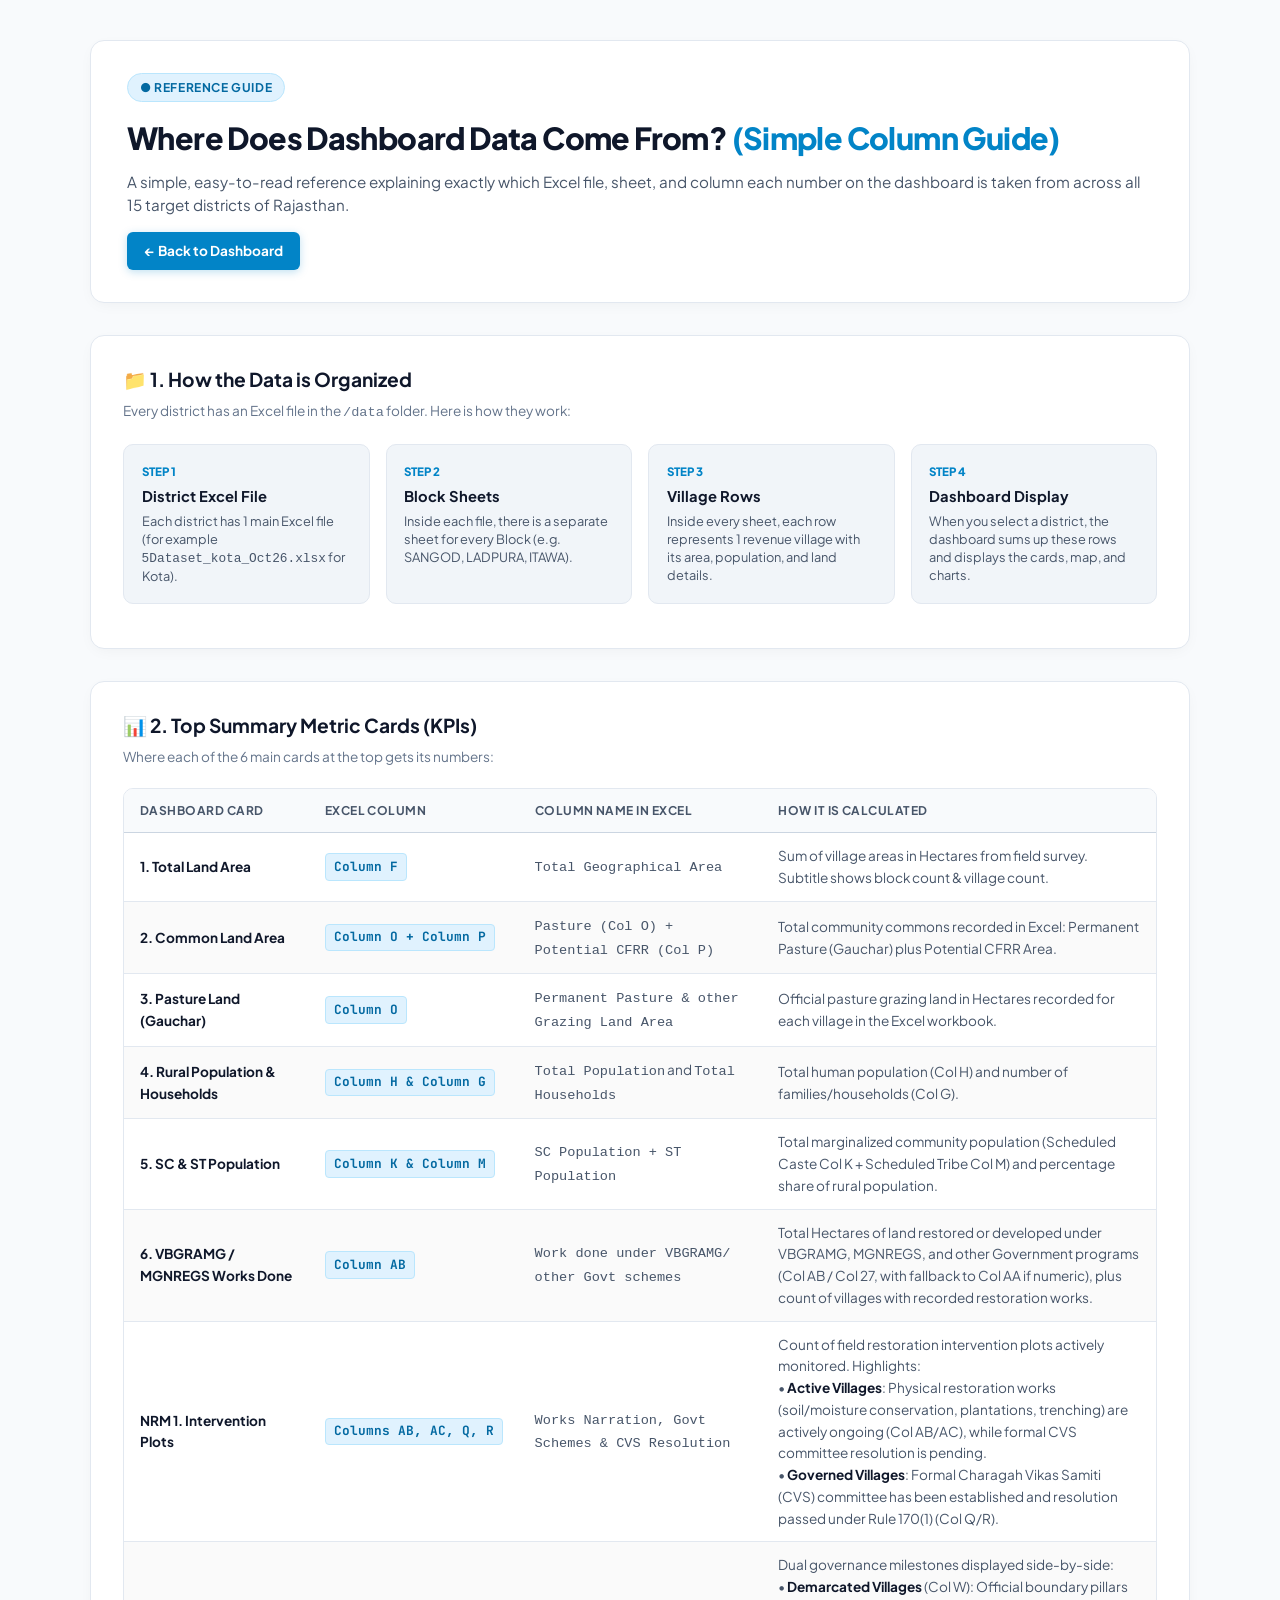
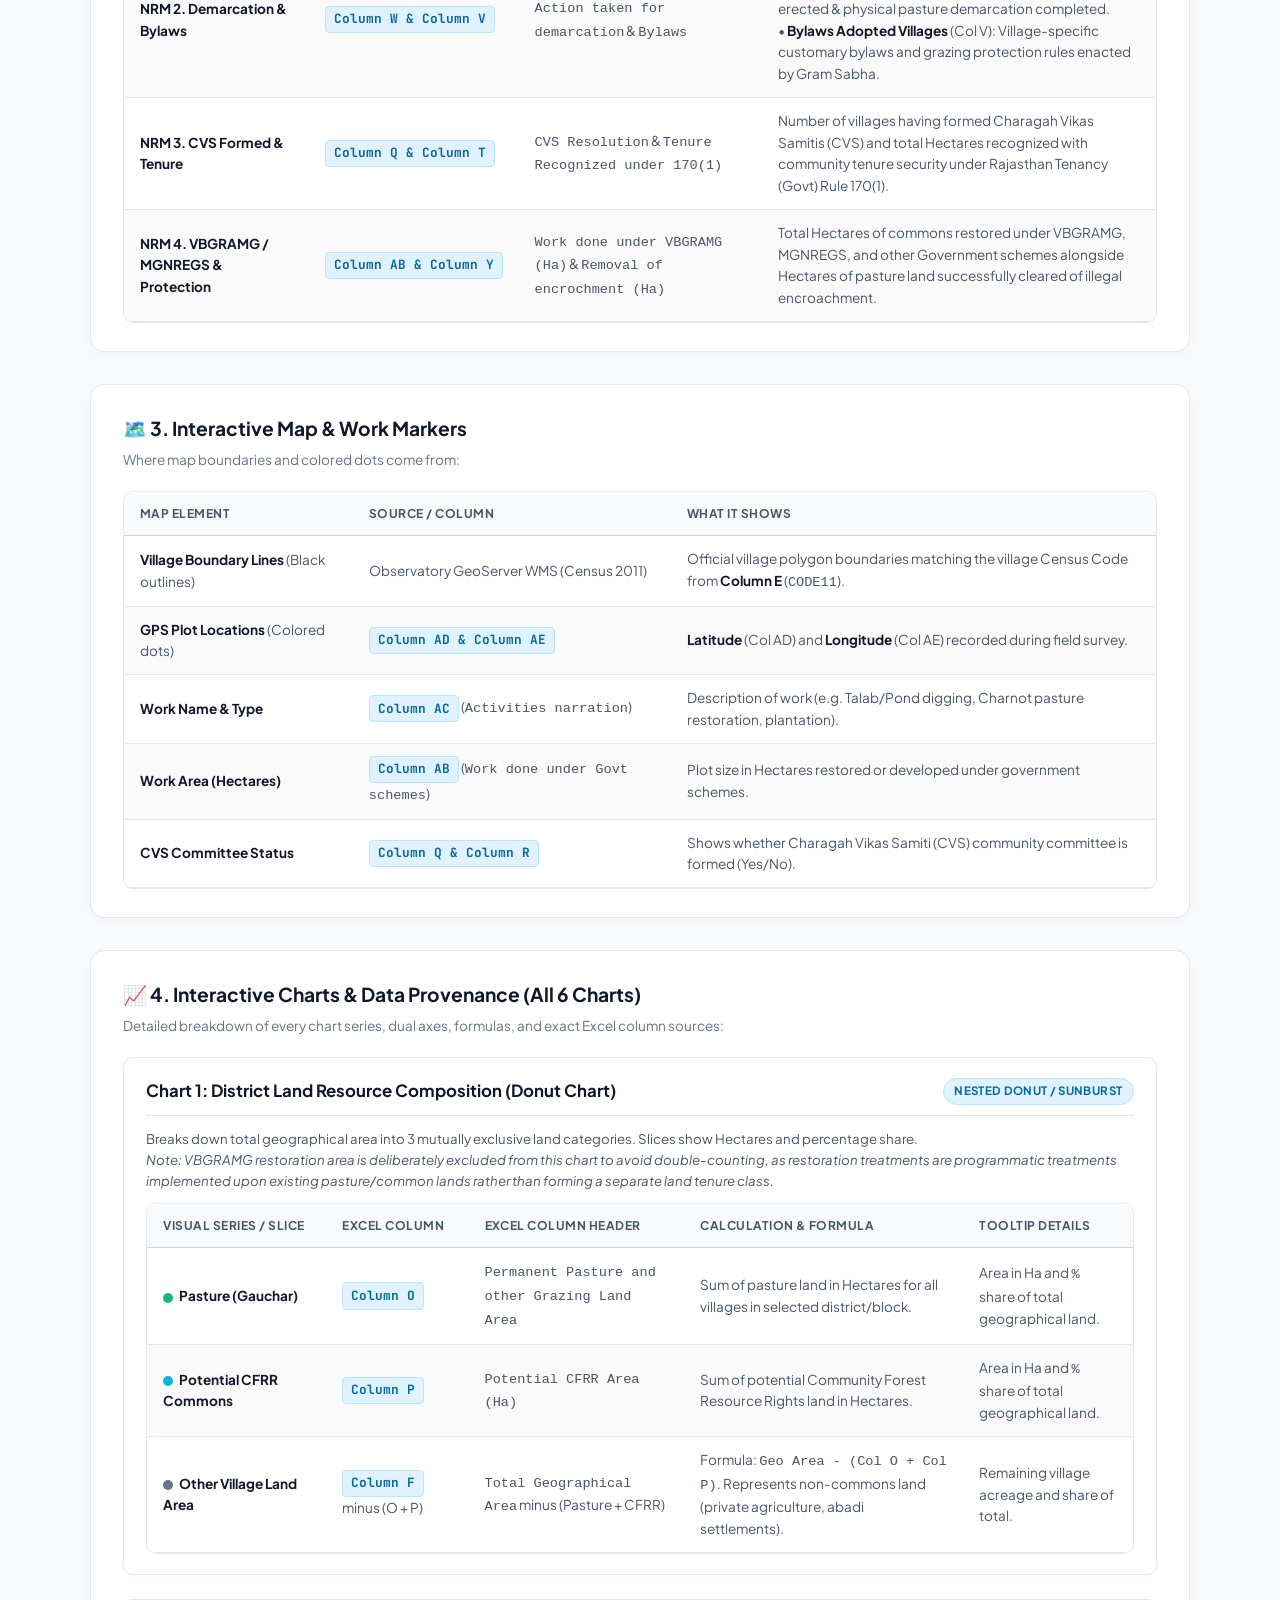
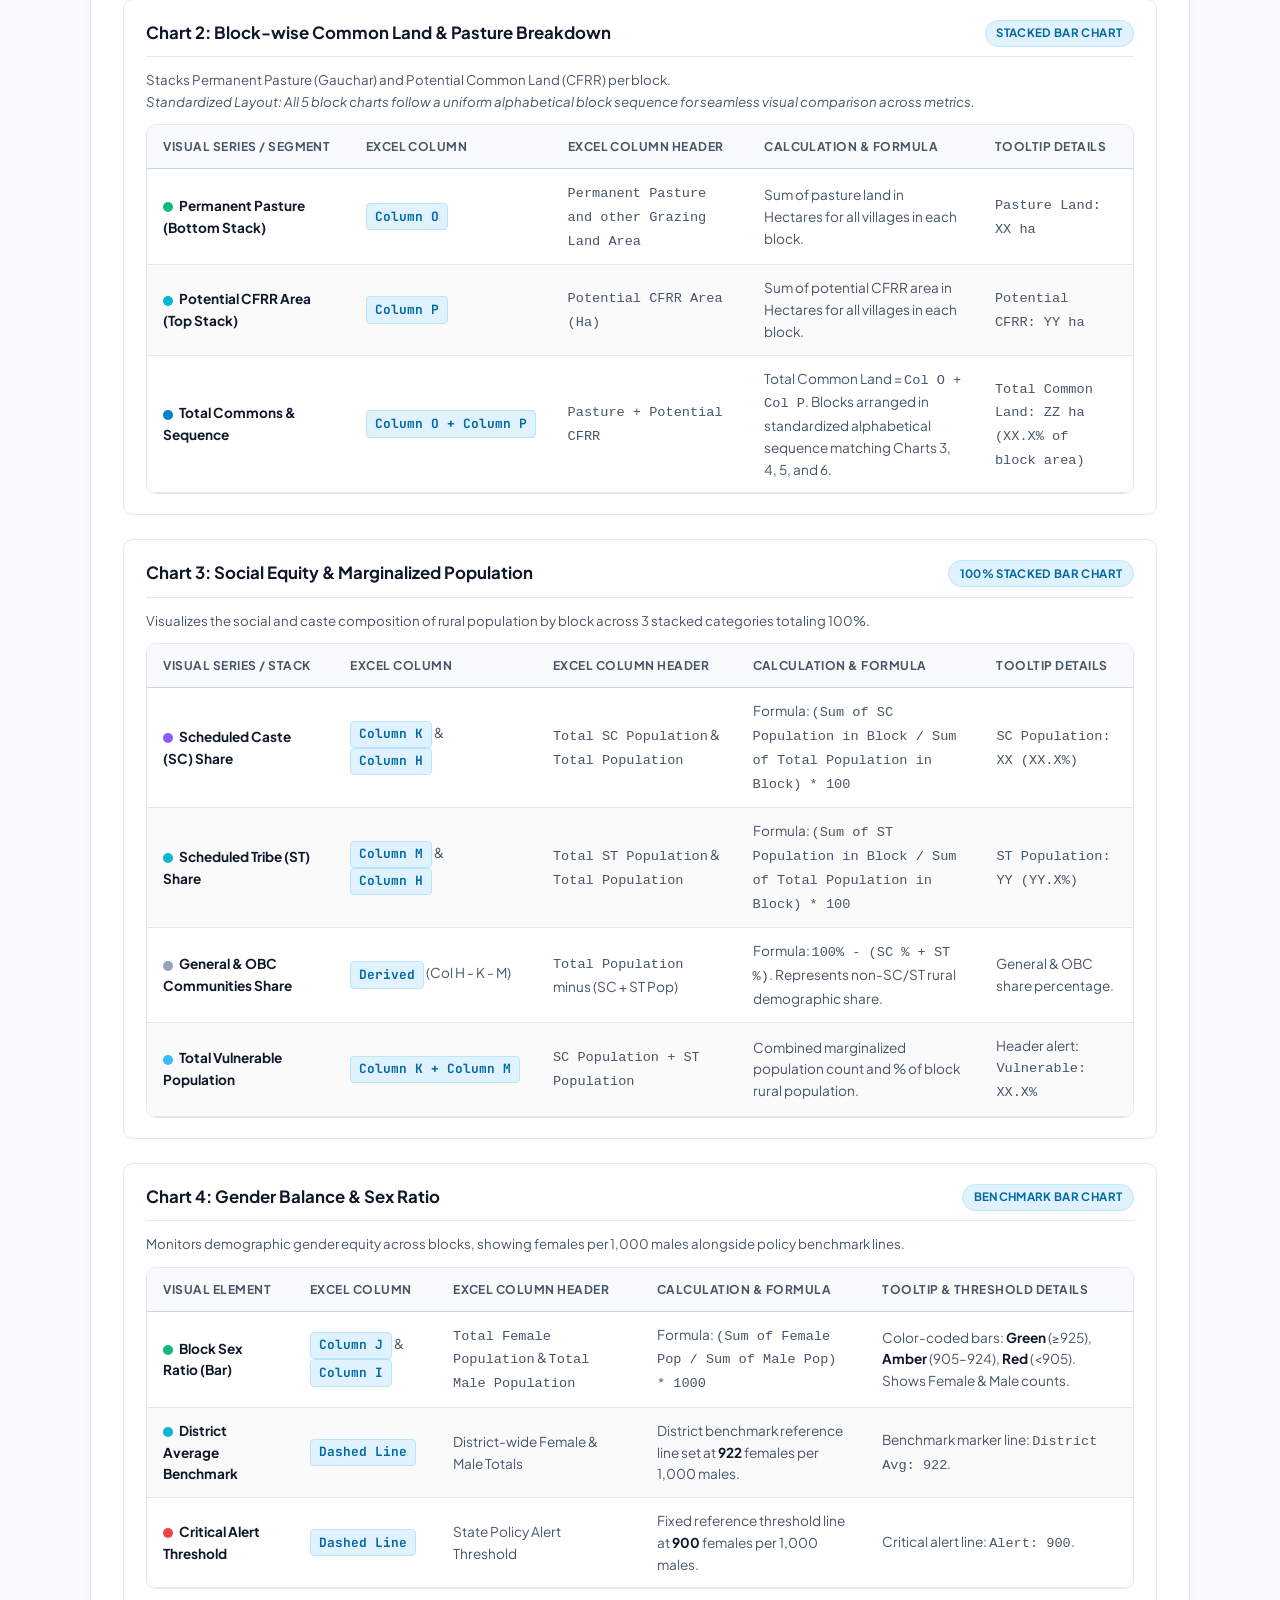
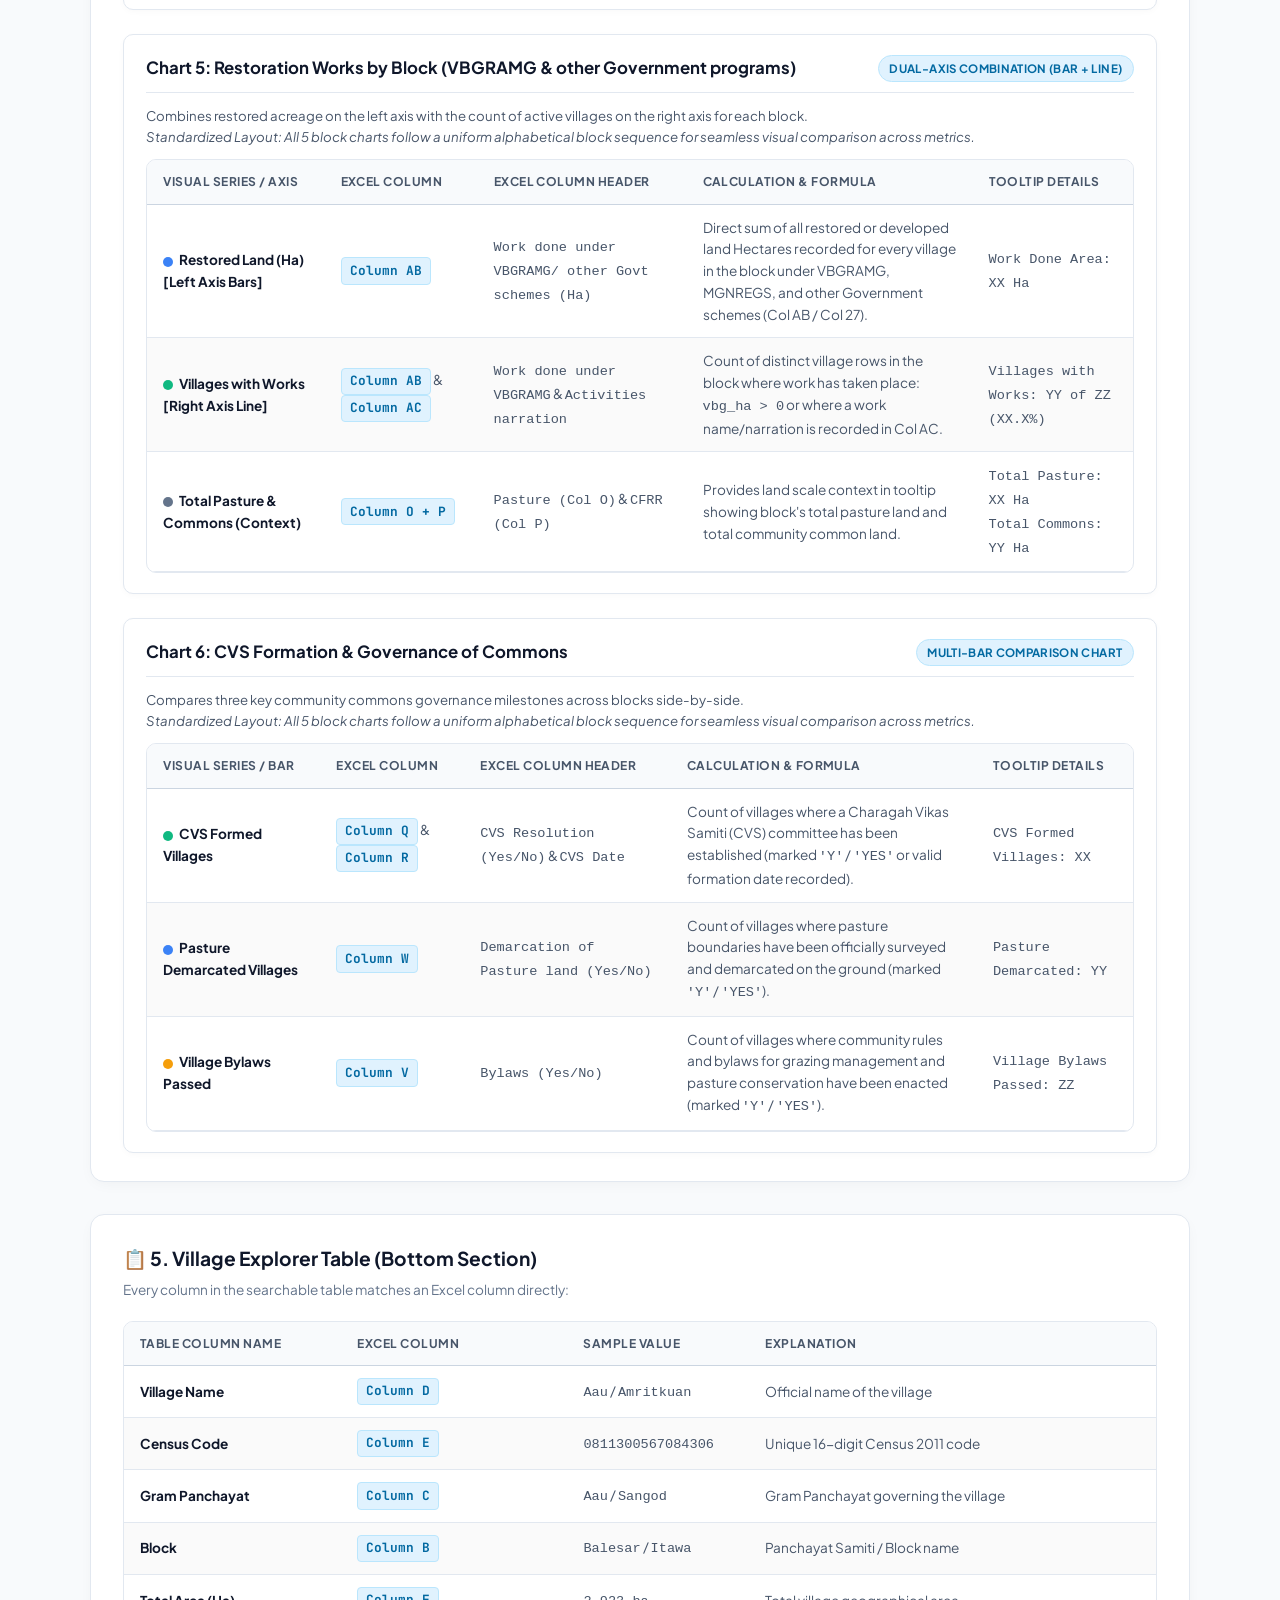
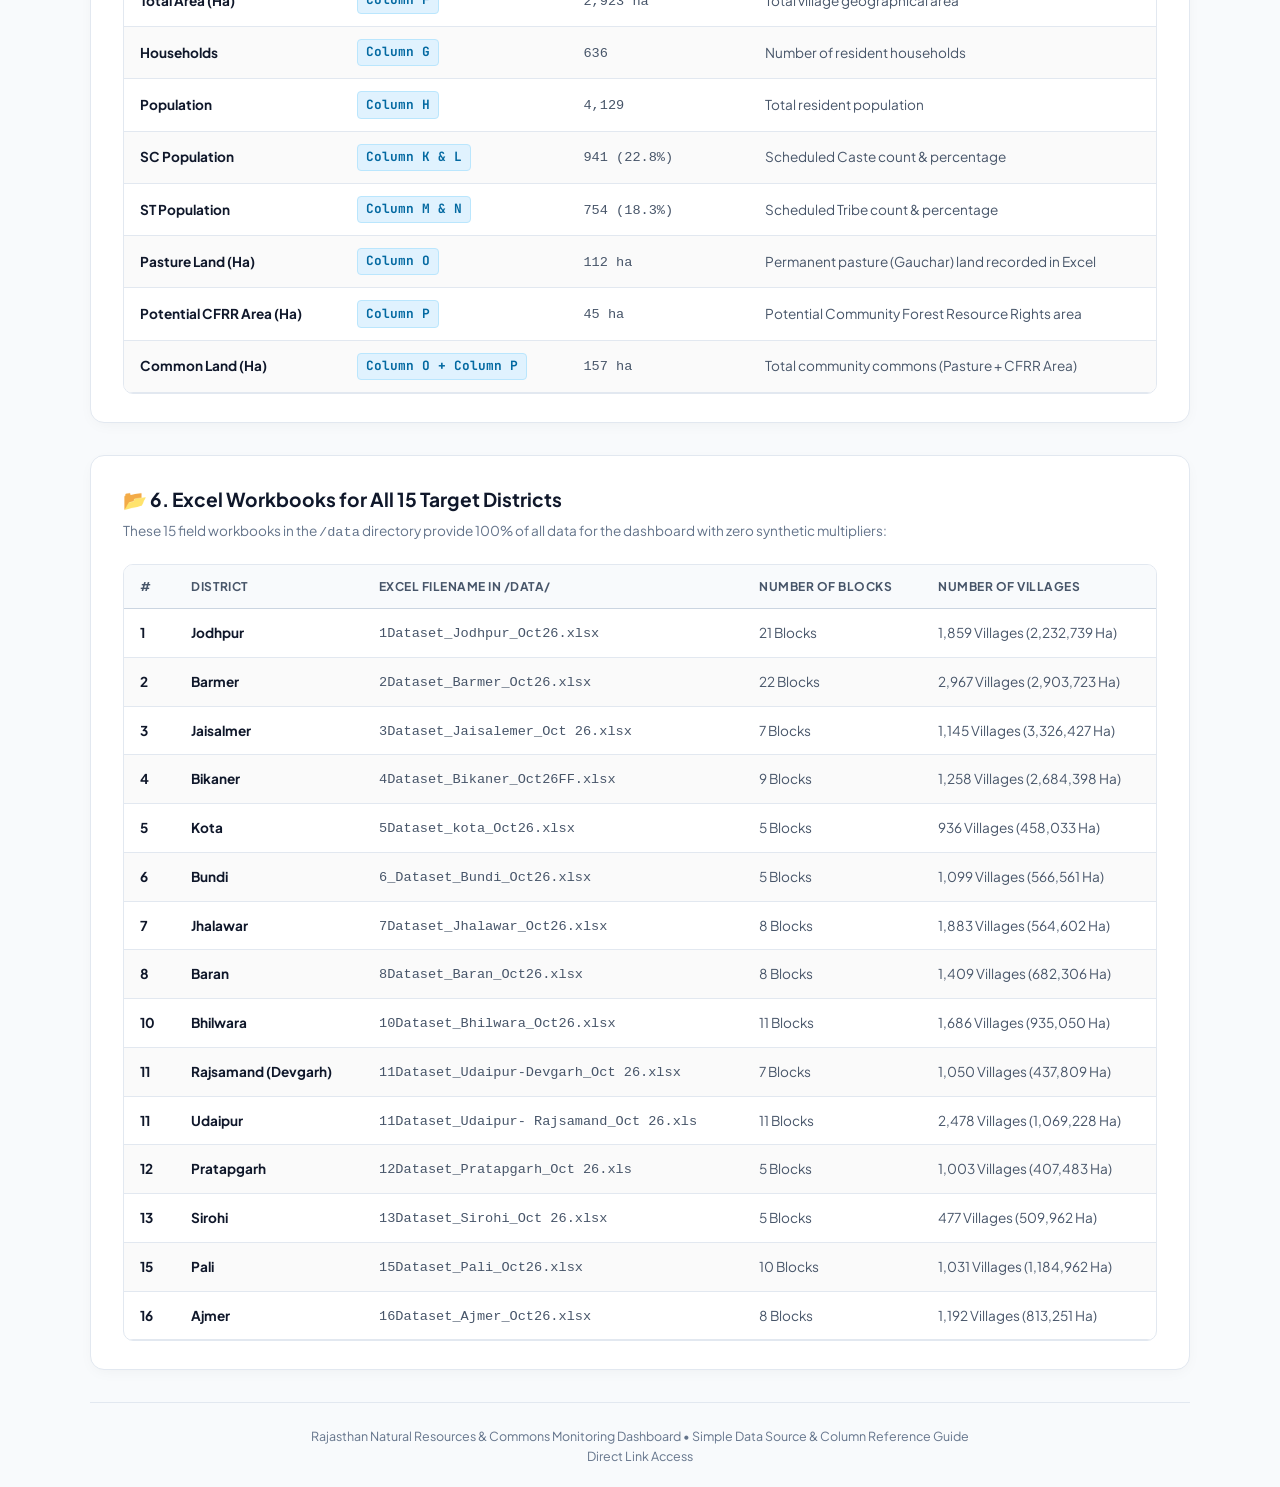
<file: data-dictionary.html>
<!DOCTYPE html>
<html lang="en" data-theme="light">
<head>
  <meta charset="UTF-8">
  <meta name="viewport" content="width=device-width, initial-scale=1.0">
  <title>Dashboard Data Sources & Column Reference Guide</title>
  <meta name="description" content="Simple and clear reference guide explaining which Excel file and column every dashboard number, map marker, and chart comes from.">
  <link rel="preconnect" href="https://fonts.googleapis.com">
  <link rel="preconnect" href="https://fonts.gstatic.com" crossorigin>
  <link href="https://fonts.googleapis.com/css2?family=Plus+Jakarta+Sans:wght@400;500;600;700;800&family=JetBrains+Mono:wght@500;600;700&display=swap" rel="stylesheet">
  <style>
    :root {
      --bg-base: #f8fafc;
      --bg-surface: #ffffff;
      --bg-card: #ffffff;
      --bg-card-alt: #f1f5f9;
      --border-subtle: #e2e8f0;
      --border-medium: #cbd5e1;
      --text-primary: #0f172a;
      --text-secondary: #475569;
      --text-muted: #64748b;
      --accent-primary: #0284c7;
      --accent-emerald: #059669;
      --accent-amber: #d97706;
      --accent-purple: #7c3aed;
      --accent-blue: #2563eb;
      --radius-sm: 6px;
      --radius-md: 10px;
      --radius-lg: 14px;
      --font-sans: 'Plus Jakarta Sans', -apple-system, BlinkMacSystemFont, "Segoe UI", Roboto, sans-serif;
      --font-mono: 'JetBrains Mono', monospace;
    }

    * {
      box-sizing: border-box;
      margin: 0;
      padding: 0;
    }

    body {
      font-family: var(--font-sans);
      background-color: var(--bg-base);
      color: var(--text-primary);
      line-height: 1.6;
      padding: 2.5rem 1.5rem 5rem 1.5rem;
    }

    .container {
      max-width: 1100px;
      margin: 0 auto;
    }

    /* Header */
    .header-box {
      background: #ffffff;
      border: 1px solid var(--border-subtle);
      border-radius: var(--radius-lg);
      padding: 2rem 2.25rem;
      margin-bottom: 2rem;
      box-shadow: 0 4px 16px -4px rgba(15, 23, 42, 0.05);
    }

    .badge-pill {
      display: inline-flex;
      align-items: center;
      gap: 0.4rem;
      font-size: 0.75rem;
      font-weight: 700;
      letter-spacing: 0.05em;
      text-transform: uppercase;
      padding: 0.25rem 0.75rem;
      border-radius: 9999px;
      background: #e0f2fe;
      color: #0369a1;
      border: 1px solid #bae6fd;
      margin-bottom: 0.75rem;
    }

    h1 {
      font-size: 1.9rem;
      font-weight: 800;
      color: var(--text-primary);
      margin-bottom: 0.5rem;
      letter-spacing: -0.02em;
    }

    h1 span {
      color: var(--accent-primary);
    }

    .header-desc {
      font-size: 0.95rem;
      color: var(--text-secondary);
      line-height: 1.5;
    }

    /* Cards */
    .card {
      background: var(--bg-surface);
      border: 1px solid var(--border-subtle);
      border-radius: var(--radius-lg);
      padding: 1.75rem 2rem;
      margin-bottom: 2rem;
      box-shadow: 0 4px 16px -4px rgba(15, 23, 42, 0.05);
    }

    .card-title {
      font-size: 1.2rem;
      font-weight: 700;
      color: var(--text-primary);
      margin-bottom: 0.35rem;
      display: flex;
      align-items: center;
      gap: 0.5rem;
    }

    .card-subtitle {
      font-size: 0.85rem;
      color: var(--text-muted);
      margin-bottom: 1.25rem;
    }

    /* Summary Flow */
    .summary-grid {
      display: grid;
      grid-template-columns: repeat(auto-fit, minmax(220px, 1fr));
      gap: 1rem;
      margin-bottom: 1rem;
    }

    .summary-box {
      background: var(--bg-card-alt);
      border: 1px solid var(--border-subtle);
      border-radius: var(--radius-md);
      padding: 1.1rem;
    }

    .summary-box .step-num {
      font-size: 0.72rem;
      font-weight: 800;
      color: var(--accent-primary);
      text-transform: uppercase;
      margin-bottom: 0.25rem;
    }

    .summary-box h4 {
      font-size: 0.92rem;
      font-weight: 700;
      color: var(--text-primary);
      margin-bottom: 0.25rem;
    }

    .summary-box p {
      font-size: 0.8rem;
      color: var(--text-secondary);
      line-height: 1.4;
    }

    /* Tables */
    .table-wrap {
      overflow-x: auto;
      border: 1px solid var(--border-subtle);
      border-radius: var(--radius-md);
      background: #ffffff;
      margin-top: 0.75rem;
    }

    table {
      width: 100%;
      border-collapse: collapse;
      font-size: 0.85rem;
      text-align: left;
    }

    thead th {
      background: #f8fafc;
      color: var(--text-secondary);
      font-weight: 700;
      font-size: 0.75rem;
      text-transform: uppercase;
      letter-spacing: 0.04em;
      padding: 0.75rem 1rem;
      border-bottom: 1px solid var(--border-medium);
      white-space: nowrap;
    }

    tbody tr {
      border-bottom: 1px solid var(--border-subtle);
    }

    tbody tr:nth-child(even) {
      background: #fafafa;
    }

    tbody tr:hover {
      background: #f1f5f9;
    }

    tbody td {
      padding: 0.75rem 1rem;
      color: var(--text-secondary);
      vertical-align: middle;
    }

    tbody td strong {
      color: var(--text-primary);
    }

    /* Tags */
    .col-badge {
      font-family: var(--font-mono);
      font-size: 0.8rem;
      font-weight: 700;
      color: #0369a1;
      background: #e0f2fe;
      border: 1px solid #bae6fd;
      padding: 0.15rem 0.5rem;
      border-radius: 4px;
      display: inline-block;
      white-space: nowrap;
    }

    .tag {
      font-size: 0.72rem;
      font-weight: 600;
      padding: 0.15rem 0.5rem;
      border-radius: 4px;
      display: inline-block;
      white-space: nowrap;
    }

    .tag-blue { background: #dbeafe; color: #1e40af; }
    .tag-green { background: #d1fae5; color: #065f46; }
    .tag-amber { background: #fef3c7; color: #92400e; }
    .tag-purple { background: #f3e8ff; color: #6b21a8; }

    /* Formula item */
    .calc-row {
      background: #f8fafc;
      border-left: 4px solid var(--accent-primary);
      padding: 0.85rem 1.15rem;
      border-radius: 4px;
      margin-bottom: 0.75rem;
      font-size: 0.85rem;
    }

    .calc-row strong {
      color: var(--text-primary);
    }

    .calc-formula {
      font-family: var(--font-mono);
      color: #0369a1;
      font-size: 0.82rem;
      margin-top: 0.2rem;
    }

    /* Chart Breakdown Blocks */
    .chart-block {
      background: #ffffff;
      border: 1px solid var(--border-subtle);
      border-radius: var(--radius-md);
      padding: 1.25rem 1.4rem;
      margin-bottom: 1.5rem;
      box-shadow: 0 2px 8px -2px rgba(15, 23, 42, 0.04);
    }

    .chart-block:last-child {
      margin-bottom: 0;
    }

    .chart-block-header {
      display: flex;
      flex-wrap: wrap;
      align-items: center;
      justify-content: space-between;
      gap: 0.5rem;
      margin-bottom: 0.75rem;
      padding-bottom: 0.6rem;
      border-bottom: 1px solid var(--border-subtle);
    }

    .chart-block-title {
      font-size: 1.05rem;
      font-weight: 700;
      color: var(--text-primary);
      display: flex;
      align-items: center;
      gap: 0.5rem;
    }

    .chart-type-badge {
      font-size: 0.72rem;
      font-weight: 700;
      text-transform: uppercase;
      padding: 0.2rem 0.65rem;
      border-radius: 9999px;
      background: #e0f2fe;
      color: #0369a1;
      border: 1px solid #bae6fd;
      letter-spacing: 0.03em;
    }

    .series-dot {
      display: inline-block;
      width: 10px;
      height: 10px;
      border-radius: 50%;
      margin-right: 6px;
      vertical-align: middle;
    }

    footer {
      text-align: center;
      font-size: 0.78rem;
      color: var(--text-muted);
      margin-top: 2rem;
      padding-top: 1.5rem;
      border-top: 1px solid var(--border-subtle);
    }
  </style>
</head>
<body>

  <div class="container">

    <!-- Header -->
    <header class="header-box">
      <div style="display:flex;justify-content:space-between;align-items:flex-start;flex-wrap:wrap;gap:1rem;">
        <div>
          <div class="badge-pill">● Reference Guide</div>
          <h1>Where Does Dashboard Data Come From? <span>(Simple Column Guide)</span></h1>
          <p class="header-desc">
            A simple, easy-to-read reference explaining exactly which Excel file, sheet, and column each number on the dashboard is taken from across all 15 target districts of Rajasthan.
          </p>
        </div>
        <div>
          <a href="index.html" style="display:inline-flex;align-items:center;gap:0.4rem;padding:0.5rem 1.1rem;background:#0284c7;color:#ffffff;border-radius:6px;text-decoration:none;font-weight:700;font-size:0.85rem;box-shadow:0 2px 8px rgba(2,132,199,0.25);transition:all 0.2s;">
            ← Back to Dashboard
          </a>
        </div>
      </div>
    </header>

    <!-- SECTION 1: The Basics -->
    <div class="card">
      <h2 class="card-title">📁 1. How the Data is Organized</h2>
      <p class="card-subtitle">Every district has an Excel file in the <code>/data</code> folder. Here is how they work:</p>

      <div class="summary-grid">
        <div class="summary-box">
          <div class="step-num">Step 1</div>
          <h4>District Excel File</h4>
          <p>Each district has 1 main Excel file (for example <code>5Dataset_kota_Oct26.xlsx</code> for Kota).</p>
        </div>
        <div class="summary-box">
          <div class="step-num">Step 2</div>
          <h4>Block Sheets</h4>
          <p>Inside each file, there is a separate sheet for every Block (e.g. SANGOD, LADPURA, ITAWA).</p>
        </div>
        <div class="summary-box">
          <div class="step-num">Step 3</div>
          <h4>Village Rows</h4>
          <p>Inside every sheet, each row represents 1 revenue village with its area, population, and land details.</p>
        </div>
        <div class="summary-box">
          <div class="step-num">Step 4</div>
          <h4>Dashboard Display</h4>
          <p>When you select a district, the dashboard sums up these rows and displays the cards, map, and charts.</p>
        </div>
      </div>
    </div>

    <!-- SECTION 2: Top KPI Summary Cards -->
    <div class="card">
      <h2 class="card-title">📊 2. Top Summary Metric Cards (KPIs)</h2>
      <p class="card-subtitle">Where each of the 6 main cards at the top gets its numbers:</p>

      <div class="table-wrap">
        <table>
          <thead>
            <tr>
              <th>Dashboard Card</th>
              <th>Excel Column</th>
              <th>Column Name in Excel</th>
              <th>How it is Calculated</th>
            </tr>
          </thead>
          <tbody>
            <tr>
              <td><strong>1. Total Land Area</strong></td>
              <td><span class="col-badge">Column F</span></td>
              <td><code>Total Geographical Area</code></td>
              <td>Sum of village areas in Hectares from field survey. Subtitle shows block count & village count.</td>
            </tr>
            <tr>
              <td><strong>2. Common Land Area</strong></td>
              <td><span class="col-badge">Column O + Column P</span></td>
              <td><code>Pasture (Col O) + Potential CFRR (Col P)</code></td>
              <td>Total community commons recorded in Excel: Permanent Pasture (Gauchar) plus Potential CFRR Area.</td>
            </tr>
            <tr>
              <td><strong>3. Pasture Land (Gauchar)</strong></td>
              <td><span class="col-badge">Column O</span></td>
              <td><code>Permanent Pasture & other Grazing Land Area</code></td>
              <td>Official pasture grazing land in Hectares recorded for each village in the Excel workbook.</td>
            </tr>
            <tr>
              <td><strong>4. Rural Population & Households</strong></td>
              <td><span class="col-badge">Column H & Column G</span></td>
              <td><code>Total Population</code> and <code>Total Households</code></td>
              <td>Total human population (Col H) and number of families/households (Col G).</td>
            </tr>
            <tr>
              <td><strong>5. SC & ST Population</strong></td>
              <td><span class="col-badge">Column K & Column M</span></td>
              <td><code>SC Population + ST Population</code></td>
              <td>Total marginalized community population (Scheduled Caste Col K + Scheduled Tribe Col M) and percentage share of rural population.</td>
            </tr>
            <tr>
              <td><strong>6. VBGRAMG / MGNREGS Works Done</strong></td>
              <td><span class="col-badge">Column AB</span></td>
              <td><code>Work done under VBGRAMG/ other Govt schemes</code></td>
              <td>Total Hectares of land restored or developed under VBGRAMG, MGNREGS, and other Government programs (Col AB / Col 27, with fallback to Col AA if numeric), plus count of villages with recorded restoration works.</td>
            </tr>
            <tr>
              <td><strong>NRM 1. Intervention Plots</strong></td>
              <td><span class="col-badge">Columns AB, AC, Q, R</span></td>
              <td><code>Works Narration, Govt Schemes & CVS Resolution</code></td>
              <td>
                Count of field restoration intervention plots actively monitored. Highlights:
                <br>• <strong>Active Villages</strong>: Physical restoration works (soil/moisture conservation, plantations, trenching) are actively ongoing (Col AB/AC), while formal CVS committee resolution is pending.
                <br>• <strong>Governed Villages</strong>: Formal Charagah Vikas Samiti (CVS) committee has been established and resolution passed under Rule 170(1) (Col Q/R).
              </td>
            </tr>
            <tr>
              <td><strong>NRM 2. Demarcation & Bylaws</strong></td>
              <td><span class="col-badge">Column W & Column V</span></td>
              <td><code>Action taken for demarcation</code> & <code>Bylaws</code></td>
              <td>
                Dual governance milestones displayed side-by-side:
                <br>• <strong>Demarcated Villages</strong> (Col W): Official boundary pillars erected & physical pasture demarcation completed.
                <br>• <strong>Bylaws Adopted Villages</strong> (Col V): Village-specific customary bylaws and grazing protection rules enacted by Gram Sabha.
              </td>
            </tr>
            <tr>
              <td><strong>NRM 3. CVS Formed & Tenure</strong></td>
              <td><span class="col-badge">Column Q & Column T</span></td>
              <td><code>CVS Resolution</code> & <code>Tenure Recognized under 170(1)</code></td>
              <td>Number of villages having formed Charagah Vikas Samitis (CVS) and total Hectares recognized with community tenure security under Rajasthan Tenancy (Govt) Rule 170(1).</td>
            </tr>
            <tr>
              <td><strong>NRM 4. VBGRAMG / MGNREGS & Protection</strong></td>
              <td><span class="col-badge">Column AB & Column Y</span></td>
              <td><code>Work done under VBGRAMG (Ha)</code> & <code>Removal of encrochment (Ha)</code></td>
              <td>Total Hectares of commons restored under VBGRAMG, MGNREGS, and other Government schemes alongside Hectares of pasture land successfully cleared of illegal encroachment.</td>
            </tr>
          </tbody>
        </table>
      </div>
    </div>

    <!-- SECTION 3: Interactive Map -->
    <div class="card">
      <h2 class="card-title">🗺️ 3. Interactive Map & Work Markers</h2>
      <p class="card-subtitle">Where map boundaries and colored dots come from:</p>

      <div class="table-wrap">
        <table>
          <thead>
            <tr>
              <th>Map Element</th>
              <th>Source / Column</th>
              <th>What it Shows</th>
            </tr>
          </thead>
          <tbody>
            <tr>
              <td><strong>Village Boundary Lines</strong> (Black outlines)</td>
              <td>Observatory GeoServer WMS (Census 2011)</td>
              <td>Official village polygon boundaries matching the village Census Code from <strong>Column E</strong> (<code>CODE11</code>).</td>
            </tr>
            <tr>
              <td><strong>GPS Plot Locations</strong> (Colored dots)</td>
              <td><span class="col-badge">Column AD & Column AE</span></td>
              <td><strong>Latitude</strong> (Col AD) and <strong>Longitude</strong> (Col AE) recorded during field survey.</td>
            </tr>
            <tr>
              <td><strong>Work Name & Type</strong></td>
              <td><span class="col-badge">Column AC</span> (<code>Activities narration</code>)</td>
              <td>Description of work (e.g. Talab/Pond digging, Charnot pasture restoration, plantation).</td>
            </tr>
            <tr>
              <td><strong>Work Area (Hectares)</strong></td>
              <td><span class="col-badge">Column AB</span> (<code>Work done under Govt schemes</code>)</td>
              <td>Plot size in Hectares restored or developed under government schemes.</td>
            </tr>
            <tr>
              <td><strong>CVS Committee Status</strong></td>
              <td><span class="col-badge">Column Q & Column R</span></td>
              <td>Shows whether Charagah Vikas Samiti (CVS) community committee is formed (Yes/No).</td>
            </tr>
          </tbody>
        </table>
      </div>
    </div>

    <!-- SECTION 4: Interactive Charts & Analytical Visualizations -->
    <div class="card">
      <h2 class="card-title">📈 4. Interactive Charts & Data Provenance (All 6 Charts)</h2>
      <p class="card-subtitle">Detailed breakdown of every chart series, dual axes, formulas, and exact Excel column sources:</p>

      <!-- 1. District Land Resource Composition -->
      <div class="chart-block">
        <div class="chart-block-header">
          <div class="chart-block-title">
            <span>Chart 1: District Land Resource Composition (Donut Chart)</span>
          </div>
          <span class="chart-type-badge">Nested Donut / Sunburst</span>
        </div>
        <p style="font-size:0.83rem;color:var(--text-secondary);margin-bottom:0.75rem;">
          Breaks down total geographical area into 3 mutually exclusive land categories. Slices show Hectares and percentage share.
          <br><em>Note: VBGRAMG restoration area is deliberately excluded from this chart to avoid double-counting, as restoration treatments are programmatic treatments implemented upon existing pasture/common lands rather than forming a separate land tenure class.</em>
        </p>
        <div class="table-wrap">
          <table>
            <thead>
              <tr>
                <th>Visual Series / Slice</th>
                <th>Excel Column</th>
                <th>Excel Column Header</th>
                <th>Calculation & Formula</th>
                <th>Tooltip Details</th>
              </tr>
            </thead>
            <tbody>
              <tr>
                <td><span class="series-dot" style="background:#10b981;"></span><strong>Pasture (Gauchar)</strong></td>
                <td><span class="col-badge">Column O</span></td>
                <td><code>Permanent Pasture and other Grazing Land Area</code></td>
                <td>Sum of pasture land in Hectares for all villages in selected district/block.</td>
                <td>Area in Ha and <code>%</code> share of total geographical land.</td>
              </tr>
              <tr>
                <td><span class="series-dot" style="background:#06b6d4;"></span><strong>Potential CFRR Commons</strong></td>
                <td><span class="col-badge">Column P</span></td>
                <td><code>Potential CFRR Area (Ha)</code></td>
                <td>Sum of potential Community Forest Resource Rights land in Hectares.</td>
                <td>Area in Ha and <code>%</code> share of total geographical land.</td>
              </tr>
              <tr>
                <td><span class="series-dot" style="background:#64748b;"></span><strong>Other Village Land Area</strong></td>
                <td><span class="col-badge">Column F</span> minus (O + P)</td>
                <td><code>Total Geographical Area</code> minus (Pasture + CFRR)</td>
                <td>Formula: <code>Geo Area - (Col O + Col P)</code>. Represents non-commons land (private agriculture, abadi settlements).</td>
                <td>Remaining village acreage and share of total.</td>
              </tr>
            </tbody>
          </table>
        </div>
      </div>

      <!-- 2. Block-wise Common Land & Pasture Breakdown -->
      <div class="chart-block">
        <div class="chart-block-header">
          <div class="chart-block-title">
            <span>Chart 2: Block-wise Common Land & Pasture Breakdown</span>
          </div>
          <span class="chart-type-badge">Stacked Bar Chart</span>
        </div>
        <p style="font-size:0.83rem;color:var(--text-secondary);margin-bottom:0.75rem;">
          Stacks Permanent Pasture (Gauchar) and Potential Common Land (CFRR) per block.
          <br><em>Standardized Layout: All 5 block charts follow a uniform alphabetical block sequence for seamless visual comparison across metrics.</em>
        </p>
        <div class="table-wrap">
          <table>
            <thead>
              <tr>
                <th>Visual Series / Segment</th>
                <th>Excel Column</th>
                <th>Excel Column Header</th>
                <th>Calculation & Formula</th>
                <th>Tooltip Details</th>
              </tr>
            </thead>
            <tbody>
              <tr>
                <td><span class="series-dot" style="background:#10b981;"></span><strong>Permanent Pasture (Bottom Stack)</strong></td>
                <td><span class="col-badge">Column O</span></td>
                <td><code>Permanent Pasture and other Grazing Land Area</code></td>
                <td>Sum of pasture land in Hectares for all villages in each block.</td>
                <td><code>Pasture Land: XX ha</code></td>
              </tr>
              <tr>
                <td><span class="series-dot" style="background:#06b6d4;"></span><strong>Potential CFRR Area (Top Stack)</strong></td>
                <td><span class="col-badge">Column P</span></td>
                <td><code>Potential CFRR Area (Ha)</code></td>
                <td>Sum of potential CFRR area in Hectares for all villages in each block.</td>
                <td><code>Potential CFRR: YY ha</code></td>
              </tr>
              <tr>
                <td><span class="series-dot" style="background:#0284c7;"></span><strong>Total Commons & Sequence</strong></td>
                <td><span class="col-badge">Column O + Column P</span></td>
                <td><code>Pasture + Potential CFRR</code></td>
                <td>Total Common Land = <code>Col O + Col P</code>. Blocks arranged in standardized alphabetical sequence matching Charts 3, 4, 5, and 6.</td>
                <td><code>Total Common Land: ZZ ha (XX.X% of block area)</code></td>
              </tr>
            </tbody>
          </table>
        </div>
      </div>

      <!-- 3. Social Equity & Marginalized Population -->
      <div class="chart-block">
        <div class="chart-block-header">
          <div class="chart-block-title">
            <span>Chart 3: Social Equity & Marginalized Population</span>
          </div>
          <span class="chart-type-badge">100% Stacked Bar Chart</span>
        </div>
        <p style="font-size:0.83rem;color:var(--text-secondary);margin-bottom:0.75rem;">
          Visualizes the social and caste composition of rural population by block across 3 stacked categories totaling 100%.
        </p>
        <div class="table-wrap">
          <table>
            <thead>
              <tr>
                <th>Visual Series / Stack</th>
                <th>Excel Column</th>
                <th>Excel Column Header</th>
                <th>Calculation & Formula</th>
                <th>Tooltip Details</th>
              </tr>
            </thead>
            <tbody>
              <tr>
                <td><span class="series-dot" style="background:#8b5cf6;"></span><strong>Scheduled Caste (SC) Share</strong></td>
                <td><span class="col-badge">Column K</span> & <span class="col-badge">Column H</span></td>
                <td><code>Total SC Population</code> & <code>Total Population</code></td>
                <td>Formula: <code>(Sum of SC Population in Block / Sum of Total Population in Block) * 100</code></td>
                <td><code>SC Population: XX (XX.X%)</code></td>
              </tr>
              <tr>
                <td><span class="series-dot" style="background:#06b6d4;"></span><strong>Scheduled Tribe (ST) Share</strong></td>
                <td><span class="col-badge">Column M</span> & <span class="col-badge">Column H</span></td>
                <td><code>Total ST Population</code> & <code>Total Population</code></td>
                <td>Formula: <code>(Sum of ST Population in Block / Sum of Total Population in Block) * 100</code></td>
                <td><code>ST Population: YY (YY.X%)</code></td>
              </tr>
              <tr>
                <td><span class="series-dot" style="background:#94a3b8;"></span><strong>General & OBC Communities Share</strong></td>
                <td><span class="col-badge">Derived</span> (Col H - K - M)</td>
                <td><code>Total Population</code> minus (SC + ST Pop)</td>
                <td>Formula: <code>100% - (SC % + ST %)</code>. Represents non-SC/ST rural demographic share.</td>
                <td>General & OBC share percentage.</td>
              </tr>
              <tr>
                <td><span class="series-dot" style="background:#38bdf8;"></span><strong>Total Vulnerable Population</strong></td>
                <td><span class="col-badge">Column K + Column M</span></td>
                <td><code>SC Population + ST Population</code></td>
                <td>Combined marginalized population count and % of block rural population.</td>
                <td>Header alert: <code>Vulnerable: XX.X%</code></td>
              </tr>
            </tbody>
          </table>
        </div>
      </div>

      <!-- 4. Gender Balance & Sex Ratio -->
      <div class="chart-block">
        <div class="chart-block-header">
          <div class="chart-block-title">
            <span>Chart 4: Gender Balance & Sex Ratio</span>
          </div>
          <span class="chart-type-badge">Benchmark Bar Chart</span>
        </div>
        <p style="font-size:0.83rem;color:var(--text-secondary);margin-bottom:0.75rem;">
          Monitors demographic gender equity across blocks, showing females per 1,000 males alongside policy benchmark lines.
        </p>
        <div class="table-wrap">
          <table>
            <thead>
              <tr>
                <th>Visual Element</th>
                <th>Excel Column</th>
                <th>Excel Column Header</th>
                <th>Calculation & Formula</th>
                <th>Tooltip & Threshold Details</th>
              </tr>
            </thead>
            <tbody>
              <tr>
                <td><span class="series-dot" style="background:#10b981;"></span><strong>Block Sex Ratio (Bar)</strong></td>
                <td><span class="col-badge">Column J</span> & <span class="col-badge">Column I</span></td>
                <td><code>Total Female Population</code> & <code>Total Male Population</code></td>
                <td>Formula: <code>(Sum of Female Pop / Sum of Male Pop) * 1000</code></td>
                <td>Color-coded bars: <strong>Green</strong> (&ge;925), <strong>Amber</strong> (905&ndash;924), <strong>Red</strong> (&lt;905). Shows Female & Male counts.</td>
              </tr>
              <tr>
                <td><span class="series-dot" style="background:#06b6d4;"></span><strong>District Average Benchmark</strong></td>
                <td><span class="col-badge">Dashed Line</span></td>
                <td>District-wide Female & Male Totals</td>
                <td>District benchmark reference line set at <strong>922</strong> females per 1,000 males.</td>
                <td>Benchmark marker line: <code>District Avg: 922</code>.</td>
              </tr>
              <tr>
                <td><span class="series-dot" style="background:#ef4444;"></span><strong>Critical Alert Threshold</strong></td>
                <td><span class="col-badge">Dashed Line</span></td>
                <td>State Policy Alert Threshold</td>
                <td>Fixed reference threshold line at <strong>900</strong> females per 1,000 males.</td>
                <td>Critical alert line: <code>Alert: 900</code>.</td>
              </tr>
            </tbody>
          </table>
        </div>
      </div>

      <!-- 5. Restoration Works by Block (VBGRAMG & other Government programs) -->
      <div class="chart-block">
        <div class="chart-block-header">
          <div class="chart-block-title">
            <span>Chart 5: Restoration Works by Block (VBGRAMG & other Government programs)</span>
          </div>
          <span class="chart-type-badge">Dual-Axis Combination (Bar + Line)</span>
        </div>
        <p style="font-size:0.83rem;color:var(--text-secondary);margin-bottom:0.75rem;">
          Combines restored acreage on the left axis with the count of active villages on the right axis for each block.
          <br><em>Standardized Layout: All 5 block charts follow a uniform alphabetical block sequence for seamless visual comparison across metrics.</em>
        </p>
        <div class="table-wrap">
          <table>
            <thead>
              <tr>
                <th>Visual Series / Axis</th>
                <th>Excel Column</th>
                <th>Excel Column Header</th>
                <th>Calculation & Formula</th>
                <th>Tooltip Details</th>
              </tr>
            </thead>
            <tbody>
              <tr>
                <td><span class="series-dot" style="background:#3b82f6;"></span><strong>Restored Land (Ha) [Left Axis Bars]</strong></td>
                <td><span class="col-badge">Column AB</span></td>
                <td><code>Work done under VBGRAMG/ other Govt schemes (Ha)</code></td>
                <td>Direct sum of all restored or developed land Hectares recorded for every village in the block under VBGRAMG, MGNREGS, and other Government schemes (Col AB / Col 27).</td>
                <td><code>Work Done Area: XX Ha</code></td>
              </tr>
              <tr>
                <td><span class="series-dot" style="background:#10b981;"></span><strong>Villages with Works [Right Axis Line]</strong></td>
                <td><span class="col-badge">Column AB</span> & <span class="col-badge">Column AC</span></td>
                <td><code>Work done under VBGRAMG</code> & <code>Activities narration</code></td>
                <td>Count of distinct village rows in the block where work has taken place: <code>vbg_ha &gt; 0</code> or where a work name/narration is recorded in Col AC.</td>
                <td><code>Villages with Works: YY of ZZ (XX.X%)</code></td>
              </tr>
              <tr>
                <td><span class="series-dot" style="background:#64748b;"></span><strong>Total Pasture & Commons (Context)</strong></td>
                <td><span class="col-badge">Column O + P</span></td>
                <td><code>Pasture (Col O)</code> & <code>CFRR (Col P)</code></td>
                <td>Provides land scale context in tooltip showing block's total pasture land and total community common land.</td>
                <td><code>Total Pasture: XX Ha<br>Total Commons: YY Ha</code></td>
              </tr>
            </tbody>
          </table>
        </div>
      </div>

      <!-- 6. CVS Formation & Governance of Commons -->
      <div class="chart-block">
        <div class="chart-block-header">
          <div class="chart-block-title">
            <span>Chart 6: CVS Formation & Governance of Commons</span>
          </div>
          <span class="chart-type-badge">Multi-Bar Comparison Chart</span>
        </div>
        <p style="font-size:0.83rem;color:var(--text-secondary);margin-bottom:0.75rem;">
          Compares three key community commons governance milestones across blocks side-by-side.
          <br><em>Standardized Layout: All 5 block charts follow a uniform alphabetical block sequence for seamless visual comparison across metrics.</em>
        </p>
        <div class="table-wrap">
          <table>
            <thead>
              <tr>
                <th>Visual Series / Bar</th>
                <th>Excel Column</th>
                <th>Excel Column Header</th>
                <th>Calculation & Formula</th>
                <th>Tooltip Details</th>
              </tr>
            </thead>
            <tbody>
              <tr>
                <td><span class="series-dot" style="background:#10b981;"></span><strong>CVS Formed Villages</strong></td>
                <td><span class="col-badge">Column Q</span> & <span class="col-badge">Column R</span></td>
                <td><code>CVS Resolution (Yes/No)</code> & <code>CVS Date</code></td>
                <td>Count of villages where a Charagah Vikas Samiti (CVS) committee has been established (marked <code>'Y'</code> / <code>'YES'</code> or valid formation date recorded).</td>
                <td><code>CVS Formed Villages: XX</code></td>
              </tr>
              <tr>
                <td><span class="series-dot" style="background:#3b82f6;"></span><strong>Pasture Demarcated Villages</strong></td>
                <td><span class="col-badge">Column W</span></td>
                <td><code>Demarcation of Pasture land (Yes/No)</code></td>
                <td>Count of villages where pasture boundaries have been officially surveyed and demarcated on the ground (marked <code>'Y'</code> / <code>'YES'</code>).</td>
                <td><code>Pasture Demarcated: YY</code></td>
              </tr>
              <tr>
                <td><span class="series-dot" style="background:#f59e0b;"></span><strong>Village Bylaws Passed</strong></td>
                <td><span class="col-badge">Column V</span></td>
                <td><code>Bylaws (Yes/No)</code></td>
                <td>Count of villages where community rules and bylaws for grazing management and pasture conservation have been enacted (marked <code>'Y'</code> / <code>'YES'</code>).</td>
                <td><code>Village Bylaws Passed: ZZ</code></td>
              </tr>
            </tbody>
          </table>
        </div>
      </div>

    </div>

    <!-- SECTION 5: Village Table -->
    <div class="card">
      <h2 class="card-title">📋 5. Village Explorer Table (Bottom Section)</h2>
      <p class="card-subtitle">Every column in the searchable table matches an Excel column directly:</p>

      <div class="table-wrap">
        <table>
          <thead>
            <tr>
              <th>Table Column Name</th>
              <th>Excel Column</th>
              <th>Sample Value</th>
              <th>Explanation</th>
            </tr>
          </thead>
          <tbody>
            <tr>
              <td><strong>Village Name</strong></td>
              <td><span class="col-badge">Column D</span></td>
              <td><code>Aau</code> / <code>Amritkuan</code></td>
              <td>Official name of the village</td>
            </tr>
            <tr>
              <td><strong>Census Code</strong></td>
              <td><span class="col-badge">Column E</span></td>
              <td><code>0811300567084306</code></td>
              <td>Unique 16-digit Census 2011 code</td>
            </tr>
            <tr>
              <td><strong>Gram Panchayat</strong></td>
              <td><span class="col-badge">Column C</span></td>
              <td><code>Aau</code> / <code>Sangod</code></td>
              <td>Gram Panchayat governing the village</td>
            </tr>
            <tr>
              <td><strong>Block</strong></td>
              <td><span class="col-badge">Column B</span></td>
              <td><code>Balesar</code> / <code>Itawa</code></td>
              <td>Panchayat Samiti / Block name</td>
            </tr>
            <tr>
              <td><strong>Total Area (Ha)</strong></td>
              <td><span class="col-badge">Column F</span></td>
              <td><code>2,923 ha</code></td>
              <td>Total village geographical area</td>
            </tr>
            <tr>
              <td><strong>Households</strong></td>
              <td><span class="col-badge">Column G</span></td>
              <td><code>636</code></td>
              <td>Number of resident households</td>
            </tr>
            <tr>
              <td><strong>Population</strong></td>
              <td><span class="col-badge">Column H</span></td>
              <td><code>4,129</code></td>
              <td>Total resident population</td>
            </tr>
            <tr>
              <td><strong>SC Population</strong></td>
              <td><span class="col-badge">Column K & L</span></td>
              <td><code>941 (22.8%)</code></td>
              <td>Scheduled Caste count & percentage</td>
            </tr>
            <tr>
              <td><strong>ST Population</strong></td>
              <td><span class="col-badge">Column M & N</span></td>
              <td><code>754 (18.3%)</code></td>
              <td>Scheduled Tribe count & percentage</td>
            </tr>
            <tr>
              <td><strong>Pasture Land (Ha)</strong></td>
              <td><span class="col-badge">Column O</span></td>
              <td><code>112 ha</code></td>
              <td>Permanent pasture (Gauchar) land recorded in Excel</td>
            </tr>
            <tr>
              <td><strong>Potential CFRR Area (Ha)</strong></td>
              <td><span class="col-badge">Column P</span></td>
              <td><code>45 ha</code></td>
              <td>Potential Community Forest Resource Rights area</td>
            </tr>
            <tr>
              <td><strong>Common Land (Ha)</strong></td>
              <td><span class="col-badge">Column O + Column P</span></td>
              <td><code>157 ha</code></td>
              <td>Total community commons (Pasture + CFRR Area)</td>
            </tr>
          </tbody>
        </table>
      </div>
    </div>

    <!-- SECTION 6: The 15 District Files -->
    <div class="card">
      <h2 class="card-title">📂 6. Excel Workbooks for All 15 Target Districts</h2>
      <p class="card-subtitle">These 15 field workbooks in the <code>/data</code> directory provide 100% of all data for the dashboard with zero synthetic multipliers:</p>

      <div class="table-wrap">
        <table>
          <thead>
            <tr>
              <th>#</th>
              <th>District</th>
              <th>Excel Filename in /data/</th>
              <th>Number of Blocks</th>
              <th>Number of Villages</th>
            </tr>
          </thead>
          <tbody>
            <tr>
              <td><strong>1</strong></td>
              <td><strong>Jodhpur</strong></td>
              <td><code>1Dataset_Jodhpur_Oct26.xlsx</code></td>
              <td>21 Blocks</td>
              <td>1,859 Villages (2,232,739 Ha)</td>
            </tr>
            <tr>
              <td><strong>2</strong></td>
              <td><strong>Barmer</strong></td>
              <td><code>2Dataset_Barmer_Oct26.xlsx</code></td>
              <td>22 Blocks</td>
              <td>2,967 Villages (2,903,723 Ha)</td>
            </tr>
            <tr>
              <td><strong>3</strong></td>
              <td><strong>Jaisalmer</strong></td>
              <td><code>3Dataset_Jaisalemer_Oct 26.xlsx</code></td>
              <td>7 Blocks</td>
              <td>1,145 Villages (3,326,427 Ha)</td>
            </tr>
            <tr>
              <td><strong>4</strong></td>
              <td><strong>Bikaner</strong></td>
              <td><code>4Dataset_Bikaner_Oct26FF.xlsx</code></td>
              <td>9 Blocks</td>
              <td>1,258 Villages (2,684,398 Ha)</td>
            </tr>
            <tr>
              <td><strong>5</strong></td>
              <td><strong>Kota</strong></td>
              <td><code>5Dataset_kota_Oct26.xlsx</code></td>
              <td>5 Blocks</td>
              <td>936 Villages (458,033 Ha)</td>
            </tr>
            <tr>
              <td><strong>6</strong></td>
              <td><strong>Bundi</strong></td>
              <td><code>6_Dataset_Bundi_Oct26.xlsx</code></td>
              <td>5 Blocks</td>
              <td>1,099 Villages (566,561 Ha)</td>
            </tr>
            <tr>
              <td><strong>7</strong></td>
              <td><strong>Jhalawar</strong></td>
              <td><code>7Dataset_Jhalawar_Oct26.xlsx</code></td>
              <td>8 Blocks</td>
              <td>1,883 Villages (564,602 Ha)</td>
            </tr>
            <tr>
              <td><strong>8</strong></td>
              <td><strong>Baran</strong></td>
              <td><code>8Dataset_Baran_Oct26.xlsx</code></td>
              <td>8 Blocks</td>
              <td>1,409 Villages (682,306 Ha)</td>
            </tr>
            <tr>
              <td><strong>10</strong></td>
              <td><strong>Bhilwara</strong></td>
              <td><code>10Dataset_Bhilwara_Oct26.xlsx</code></td>
              <td>11 Blocks</td>
              <td>1,686 Villages (935,050 Ha)</td>
            </tr>
            <tr>
              <td><strong>11</strong></td>
              <td><strong>Rajsamand (Devgarh)</strong></td>
              <td><code>11Dataset_Udaipur-Devgarh_Oct 26.xlsx</code></td>
              <td>7 Blocks</td>
              <td>1,050 Villages (437,809 Ha)</td>
            </tr>
            <tr>
              <td><strong>11</strong></td>
              <td><strong>Udaipur</strong></td>
              <td><code>11Dataset_Udaipur- Rajsamand_Oct 26.xls</code></td>
              <td>11 Blocks</td>
              <td>2,478 Villages (1,069,228 Ha)</td>
            </tr>
            <tr>
              <td><strong>12</strong></td>
              <td><strong>Pratapgarh</strong></td>
              <td><code>12Dataset_Pratapgarh_Oct 26.xls</code></td>
              <td>5 Blocks</td>
              <td>1,003 Villages (407,483 Ha)</td>
            </tr>
            <tr>
              <td><strong>13</strong></td>
              <td><strong>Sirohi</strong></td>
              <td><code>13Dataset_Sirohi_Oct 26.xlsx</code></td>
              <td>5 Blocks</td>
              <td>477 Villages (509,962 Ha)</td>
            </tr>
            <tr>
              <td><strong>15</strong></td>
              <td><strong>Pali</strong></td>
              <td><code>15Dataset_Pali_Oct26.xlsx</code></td>
              <td>10 Blocks</td>
              <td>1,031 Villages (1,184,962 Ha)</td>
            </tr>
            <tr>
              <td><strong>16</strong></td>
              <td><strong>Ajmer</strong></td>
              <td><code>16Dataset_Ajmer_Oct26.xlsx</code></td>
              <td>8 Blocks</td>
              <td>1,192 Villages (813,251 Ha)</td>
            </tr>
          </tbody>
        </table>
      </div>
    </div>

    <!-- Footer -->
    <footer>
      Rajasthan Natural Resources & Commons Monitoring Dashboard • Simple Data Source & Column Reference Guide
      <br>Direct Link Access
    </footer>

  </div>

</body>
</html>
</file>
